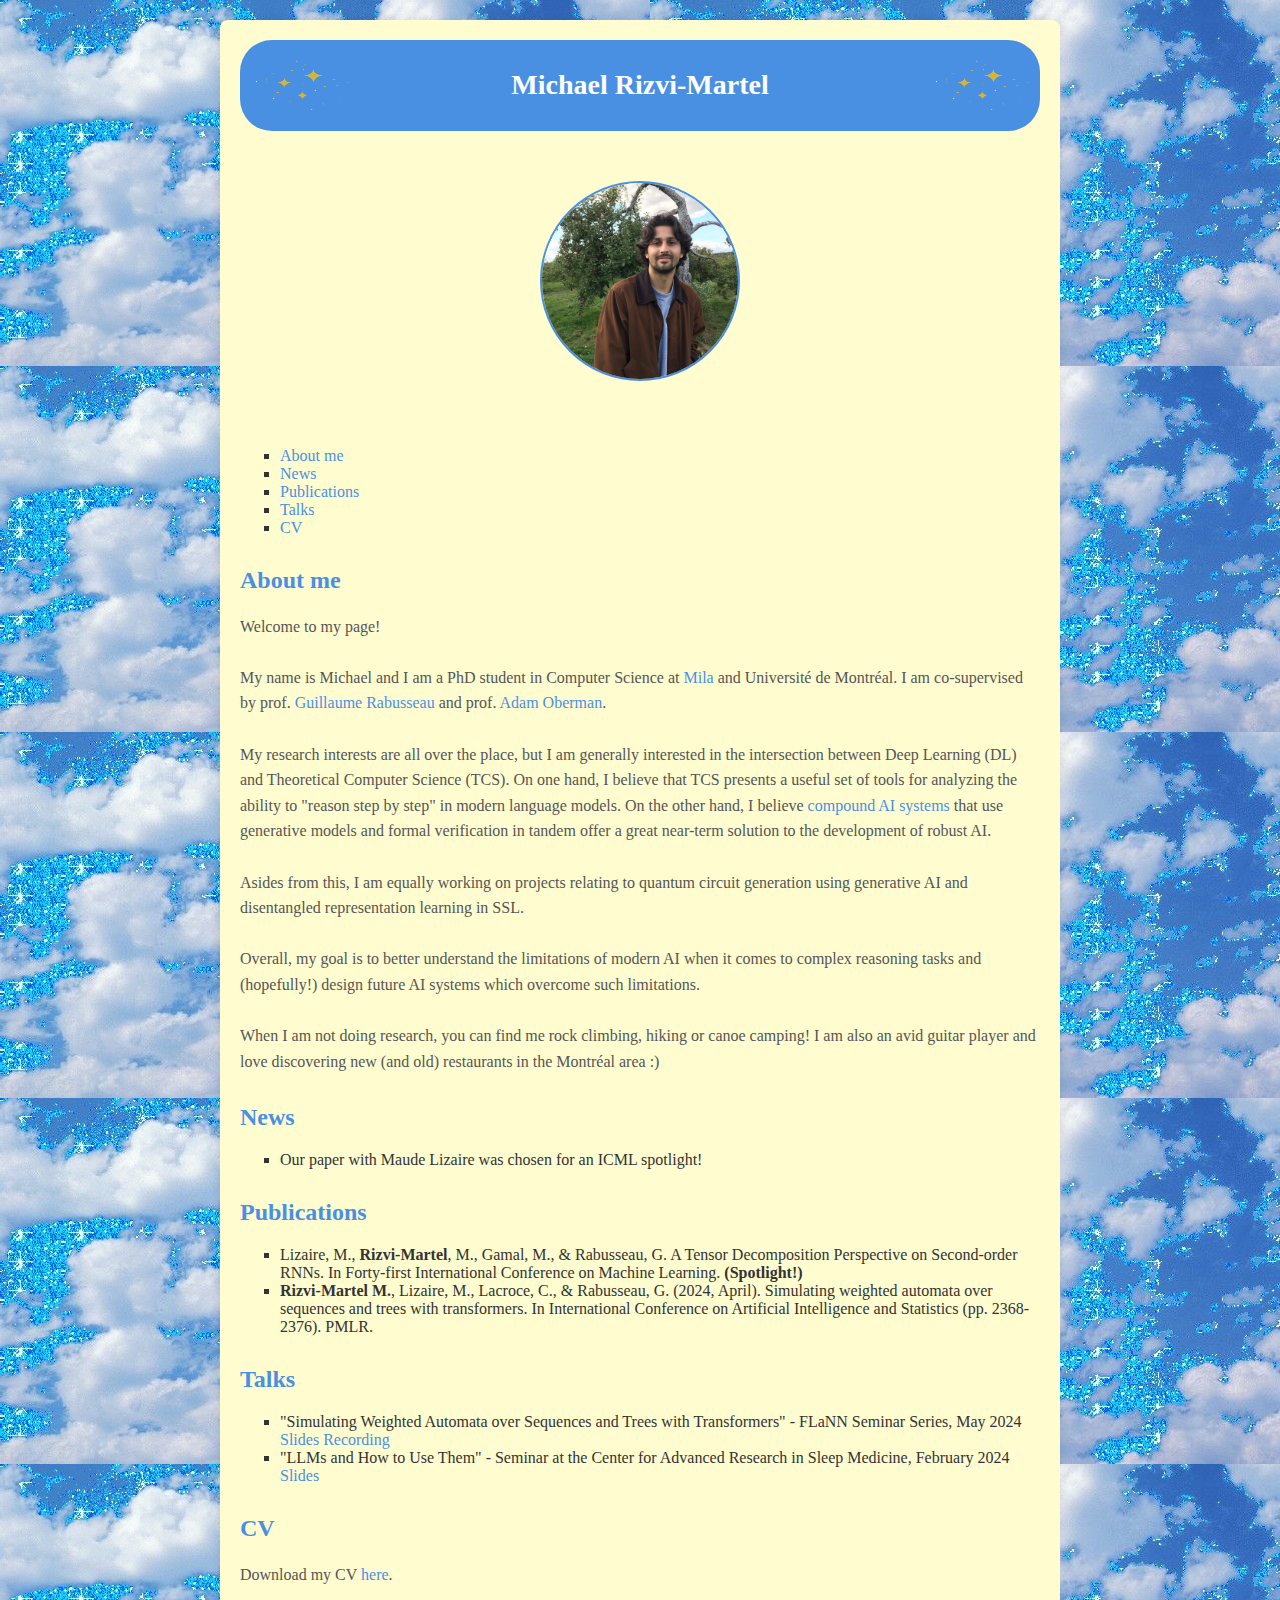
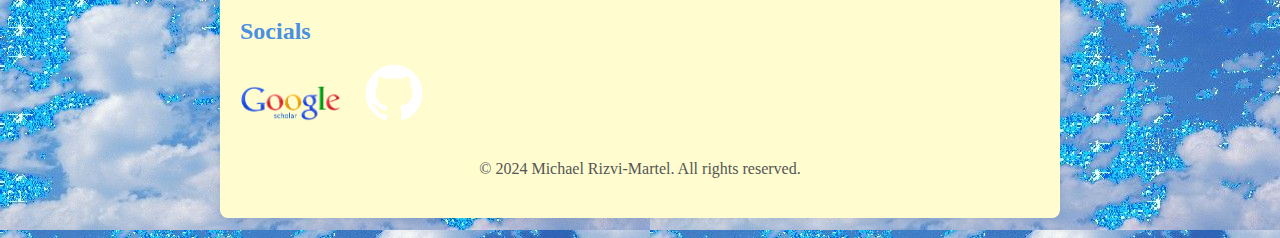
<file: index.html>
<!DOCTYPE html>
<html lang="en">
<head>
    <meta charset="UTF-8">
    <meta name="viewport" content="width=device-width, initial-scale=1.0">
    <title>Academic Homepage</title>
    <link rel="stylesheet" href="styles.css">
</head>
<body>
    <div class="container">
        <header class="header">
            <img src="sparkle.gif" alt="Sparkle", style="width:100px">
            <h1>Michael Rizvi-Martel</h1>
            <img src="sparkle.gif" alt="Sparkle", style="width:100px">
        </header>
        <div class="image-container">
            <img src="profile.png" alt="Me" class="pop-image">
            <div class="text-bubble">
                <p>
               Hey I'm Michael!<br> Click <a href="cats.html">here</a> for pictures of my cat 
                </p>
            </div>
        </div>
        <nav>
            <ul>
                <li><a href="#about">About me</a></li>
                <li><a href="#news">News</a></li>
                <li><a href="#publications">Publications</a></li>
                <li><a href="#talks">Talks</a></li>
                <li><a href="#cv">CV</a></li>
            </ul>
        </nav>

        <section id="about">
            <h2>About me</h2>
            <p>
                Welcome to my page!
                <br>
                <br>
                My name is Michael and I am a PhD student in Computer Science at <a href="https://mila.quebec/en">Mila</a> and Université de Montréal. 
                I am co-supervised by prof. <a href="https://www-labs.iro.umontreal.ca/~grabus/index.php?page=Home">Guillaume Rabusseau</a> and prof. <a href="https://www.adamoberman.net/">Adam Oberman</a>.
                <br>
                <br>
                My research interests are all over the place, but I am generally interested in the intersection between Deep Learning (DL) and Theoretical Computer Science (TCS).
                On one hand, I believe that TCS presents a useful set of tools for analyzing the ability to "reason step by step" in modern language models.
                On the other hand, I believe <a href="https://bair.berkeley.edu/blog/2024/02/18/compound-ai-systems/">compound AI systems</a> that use generative models and formal verification in tandem offer a great near-term solution to the development of robust AI.
                <br>
                <br>
                Asides from this, I am equally working on projects relating to quantum circuit generation using generative AI and disentangled representation learning in SSL.
                <br>
                <br>
                Overall, my goal is to better understand the limitations of modern AI when it comes to complex reasoning tasks and (hopefully!) 
                design future AI systems which overcome such limitations.
                <br>
                <br>
                When I am not doing research, you can find me rock climbing, hiking or canoe camping! 
                I am also an avid guitar player and love discovering new (and old) restaurants in the Montréal area :)
            </p>
        </section>

        <section id="news">
            <h2>News</h2>
            <ul>
                <li>Our paper with Maude Lizaire was chosen for an ICML spotlight!</li>
            </ul>
        </section>

        <section id="publications">
            <h2>Publications</h2>
            <ul>
                <li>Lizaire, M., <b>Rizvi-Martel</b>, M., Gamal, M., &amp; Rabusseau, G. A Tensor Decomposition Perspective on Second-order RNNs. In Forty-first International Conference on Machine Learning. <b>(Spotlight!)</b></li>
                <li><b>Rizvi-Martel M.</b>, Lizaire, M., Lacroce, C., &amp; Rabusseau, G. (2024, April). Simulating weighted automata over sequences and trees with transformers. In International Conference on Artificial Intelligence and Statistics (pp. 2368-2376). PMLR.</li>
            </ul>
        </section>

        <section id="talks">
            <h2>Talks</h2>
            <ul>
                <li>"Simulating Weighted Automata over Sequences and Trees with Transformers" -  FLaNN Seminar Series, May 2024 <a href=#>Slides</a> <a href=https://www.youtube.com/watch?v=YD5lptT3tZQ&t=90s>Recording</a> </li>
                <li>"LLMs and How to Use Them" -  Seminar at the Center for Advanced Research in Sleep Medicine, February 2024 <a href=https://docs.google.com/presentation/d/1Gb3rURH5plP__XP4i8yFbmV6Jl08EBGw2EblYMuVsKo/edit?usp=sharing>Slides</a>
            </ul>
        </section>

        <section id="cv">
            <h2>CV</h2>
            <p>Download my CV <a href="academic_cv_michaelrizvi.pdf">here</a>.</p>
        </section>


        <section id="Links">
            <h2>Socials</h2>
            <a href=https://scholar.google.ca/citations?user=zVBPRhcAAAAJ&hl=en>
            <img src="clear-google-scholar.png" alt="google scholar" style="width:100px">
            </a>

            <a href=https://github.com/michaelrizvi>
            <img src="github-logo.png" alt="github" style="width:100px">
            </a>
        </section>

        <footer>
            <p>&copy; 2024 Michael Rizvi-Martel. All rights reserved.</p>
        </footer>
    </div>
</body>
</html>
</file>
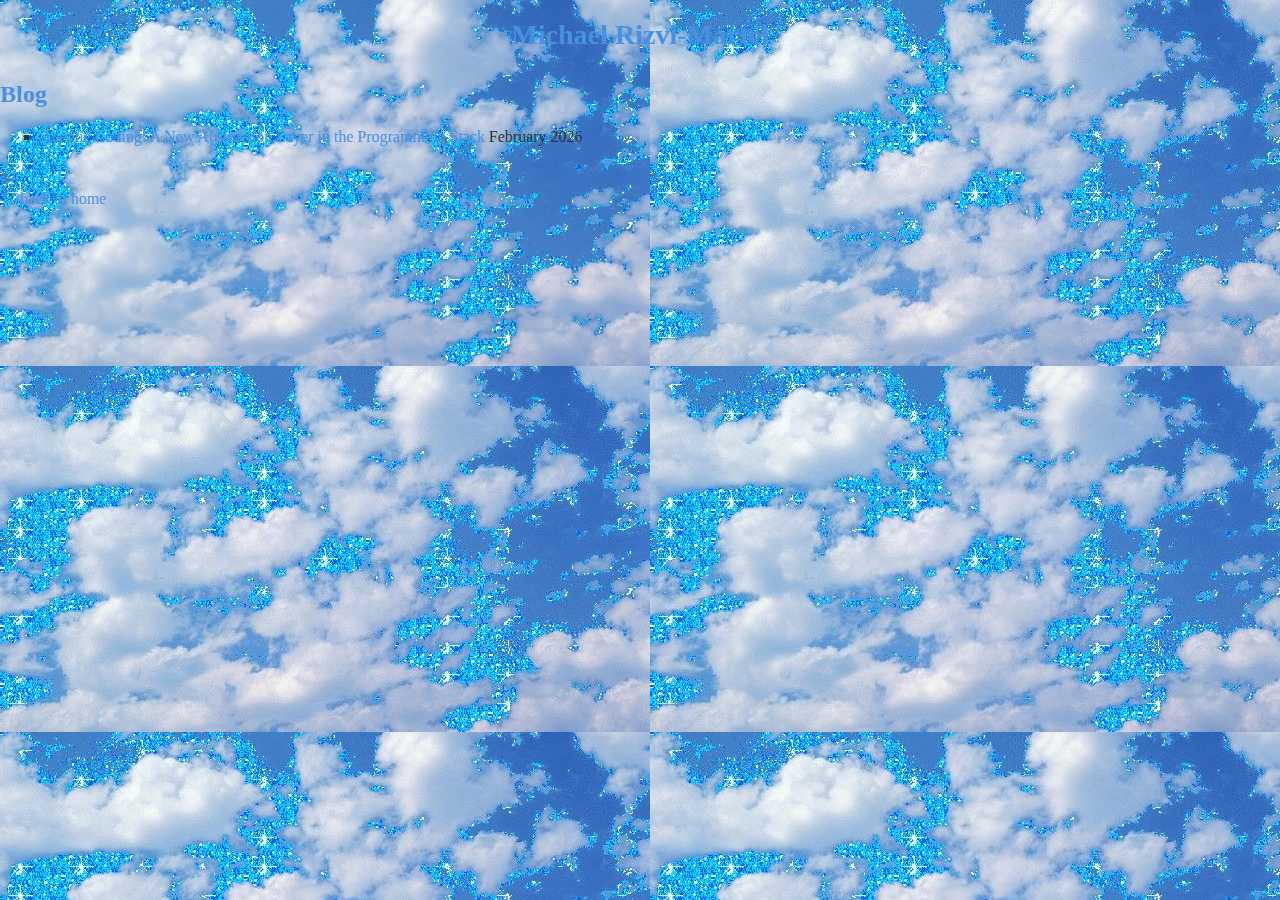
<file: blog/index.html>
<!DOCTYPE html>
<html lang="en">
<head>
    <meta charset="UTF-8">
    <meta name="viewport" content="width=device-width, initial-scale=1.0">
    <title>Blog - Michael Rizvi-Martel</title>
    <link rel="stylesheet" href="../styles.css">
</head>
<body>
    <div class="blog-index">
        <h1><a href="../index.html" class="blog-home-link">Michael Rizvi-Martel</a></h1>
        <h2 class="blog-index-heading">Blog</h2>

        <ul class="blog-list">
            <li>
                <a href="agentic-coding.html" class="blog-list-title">Agentic Coding: A New Abstraction Layer in the Programming Stack</a>
                <span class="blog-list-date">February 2026</span>
            </li>
        </ul>

        <p style="margin-top: 40px;"><a href="../index.html">← back to home</a></p>
    </div>
</body>
</html>
</file>
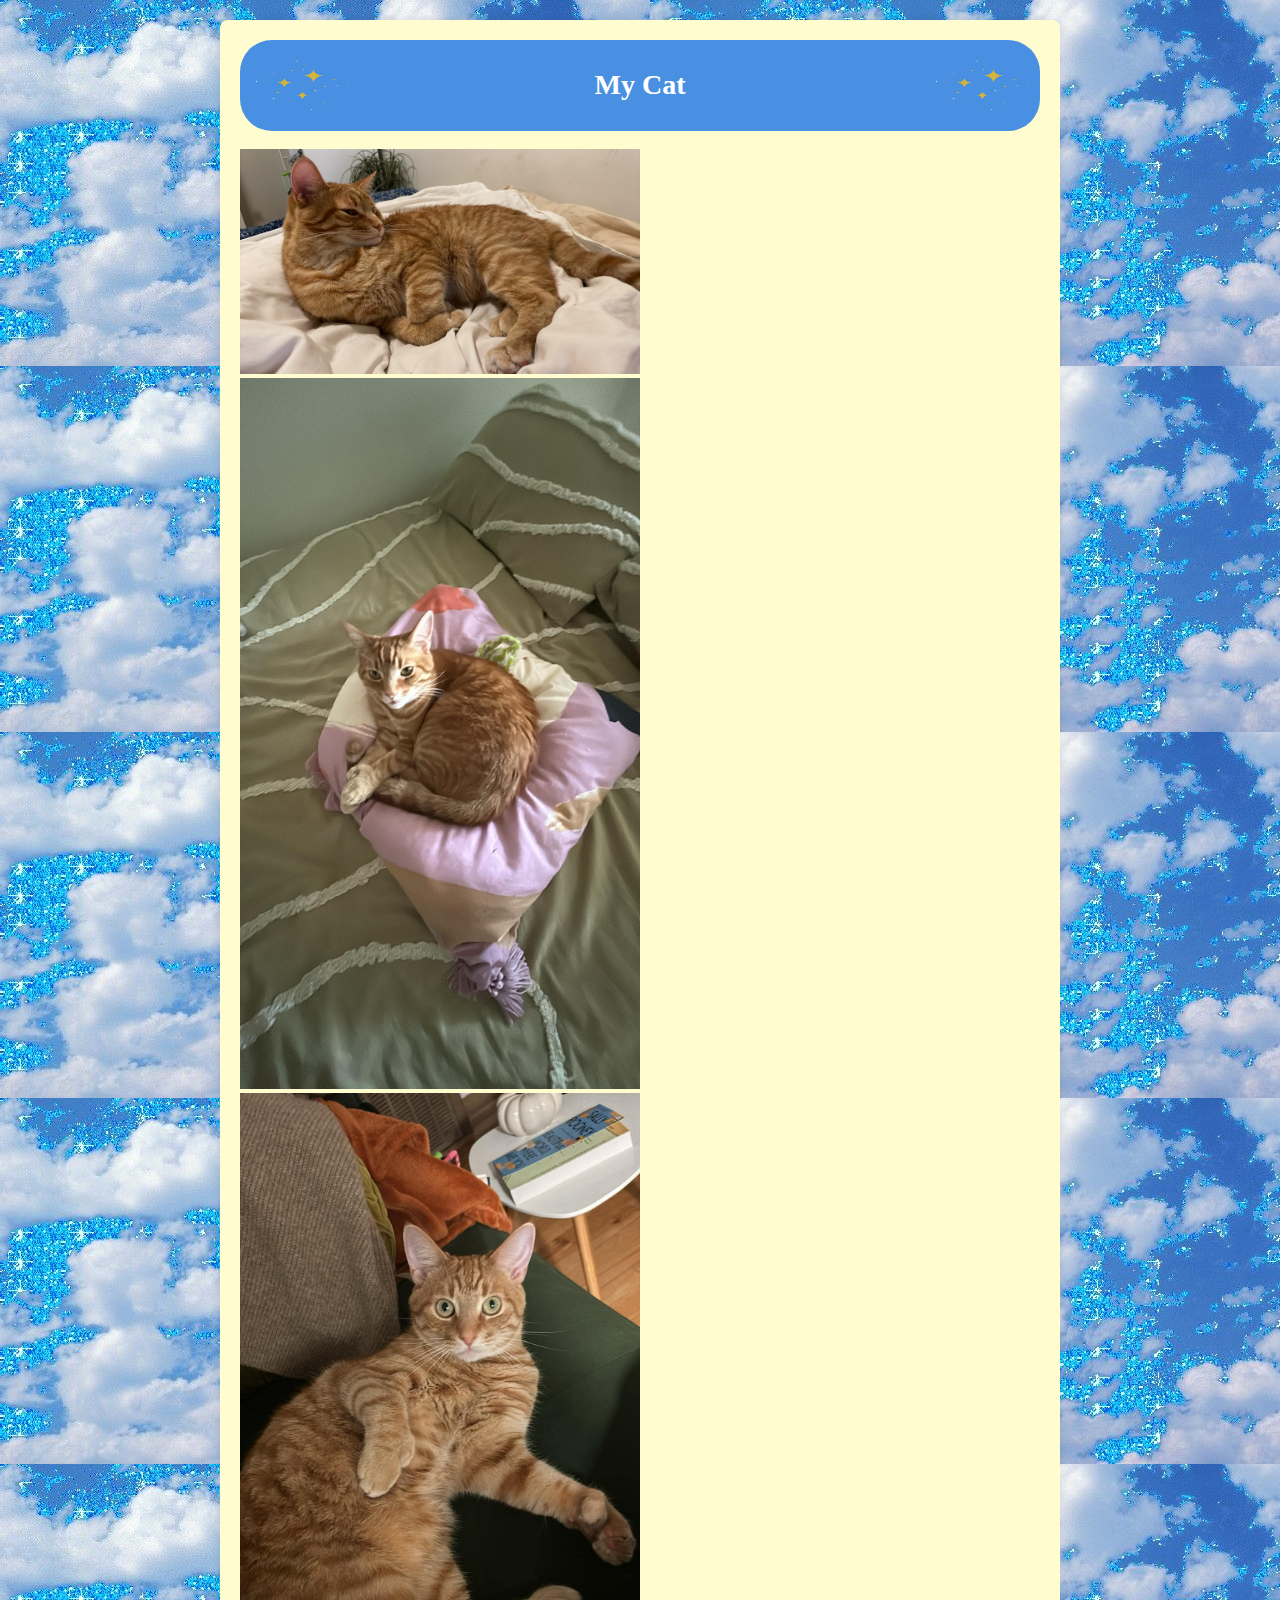
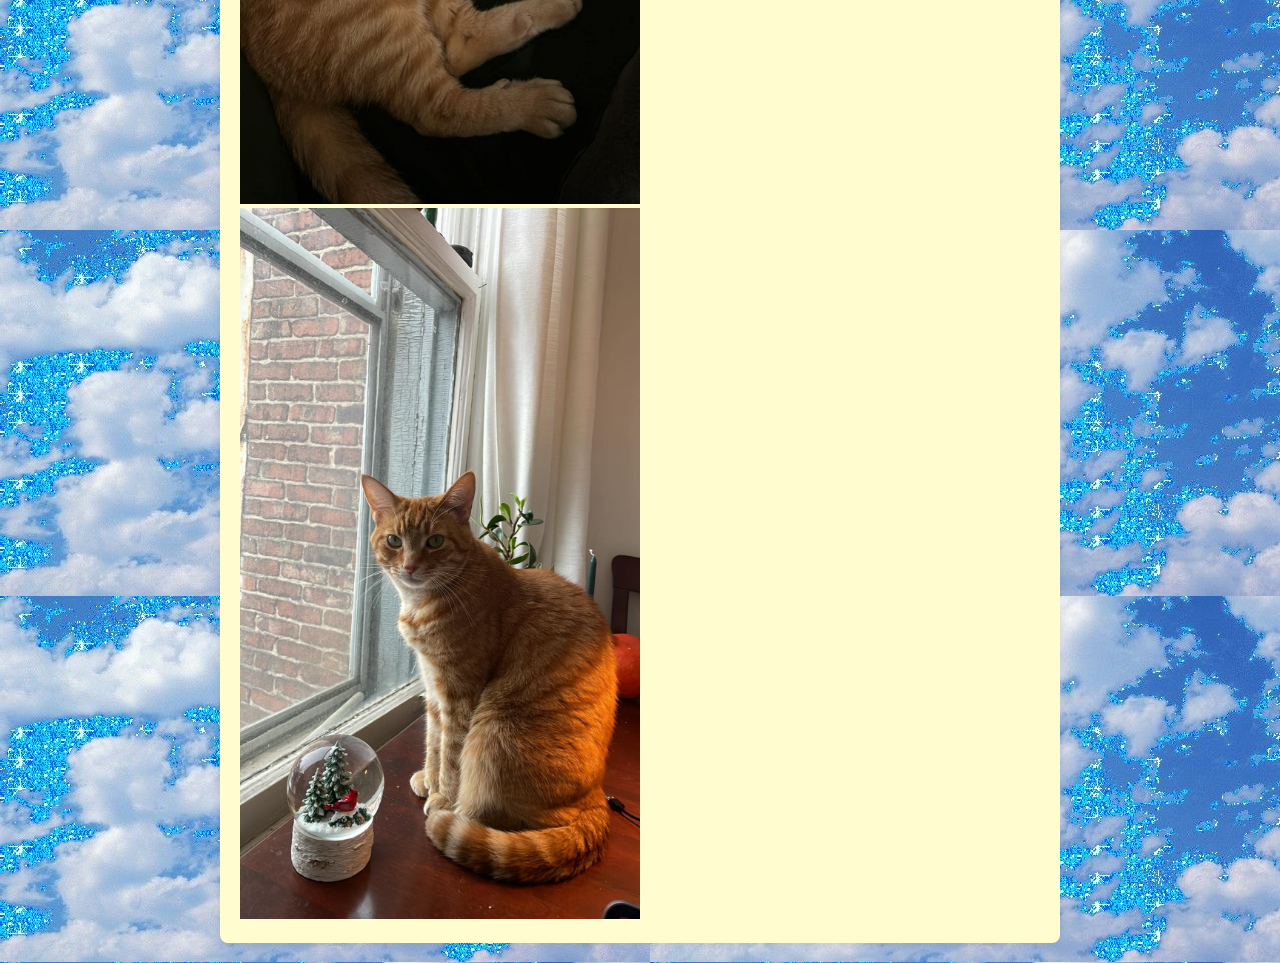
<file: cats.html>
<!DOCTYPE html>
<html lang="en">
<head>
    <meta charset="UTF-8">
    <meta name="viewport" content="width=device-width, initial-scale=1.0">
    <title>Cat Collage</title>
    <link rel="stylesheet" href="styles.css">
</head>
<body>
    <div class="container">
        <header class="header">
            <img src="sparkle.gif" alt="Sparkle", style="width:100px">
            <h1>My Cat</h1>
            <img src="sparkle.gif" alt="Sparkle", style="width:100px">
        </header>
        <br>
        <div >
        <img src="cat1.jpg" alt="Cat 1" width="400">
        <img src="cat3.jpg" alt="Cat 3" width="400">
        <img src="cat4.jpeg" alt="Cat 4" width="400">
        <img src="cat5.jpeg" alt="Cat 5" width="400">
        </div>
</body>
</html>
</file>
<file: styles.css>
body {
            font-family: Times, sans-serif;
            background-image: url(y2k-clouds.jpg);
            /* background-color: #e6e6fa; /* Light yellow-green */
            margin: 0;
            padding: 0;
        }
        .container {
            max-width: 800px;
            margin: 20px auto;
            background-color: #FFFDD0;
            box-shadow: 0 0 10px rgba(0,0,0,0.1);
            padding: 20px;
            border-radius: 8px;
        }

        .header {
            display: flex;
            align-items: center;
            justify-content: space-between;
            padding: 10px;
            background-color: #4a90e2;
            border-radius: 32px;
        }
        .header img {
            height: 50px; /* Adjust height as needed */
        }
        .title {
            flex: 1;
            text-align: center;
            font-size: 24px;
            font-weight: bold;
        }

        h1 {
            font-size: 28px;
            text-align: center;
            color: #ffffff;
            margin-bottom: 20px;
        }
        h2 {
            font-size: 24px;
            color: #4a90e2; /* Vivid blue */
            margin-top: 30px;
        }
        p {
            line-height: 1.6;
            color: #555555; /* Dark gray */
        }
        ul {
            list-style-type: square;
            color: #333333; /* Darker gray */
        }
        footer {
            text-align: center;
            margin-top: 30px;
            color: #777777; /* Gray */
        }
        a {
            color: #4a90e2; /* Vivid blue */
            text-decoration: none;
        }
        a:hover {
            text-decoration: underline;
        }
        /* Define the animation */
        @keyframes rotate {
            from {
                transform: rotate(0deg);
            }
            to {
                transform: rotate(360deg);
            }
        }

        /* Image styling */
        .rotate-img {
            width: 200px; /* Adjust size as needed */
            transition: transform 0.5s ease; /* Smooth transition for hover effect */
        }

        /* Apply rotation animation on hover */
        .rotate-img:hover {
            animation: rotate 5s linear infinite; /* Animation starts on hover */
        }
        @keyframes bounce {
            0%, 100% {
                transform: translateY(0);
            }
            50% {
                transform: translateY(-40px); /* Adjust the height of the bounce */
            }
        }

        /* Apply the animation to the image */
        .bounce-img {
            display: inline-block;
            animation: bounce 2s ease infinite; /* duration, timing function, iteration count */
        }


        /* Define the size change animation */
        @keyframes resize {
            0%, 100% {
                width: 100px; /* Original size */
            }
            50% {
                width: 200px; /* Enlarged size */
            }
        }

        /* Apply the animation to the image */
        .resize-img {
            display: inline-block;
            animation: resize 3s ease infinite; /* duration, timing function, iteration count */
        }

    /* Container to position the elements */
    .image-container {
        position: relative;
        display: flex; /* Use flexbox */
        justify-content: center; /* Center horizontally */
        align-items: center; /* Center vertically */
        height: 300px; /* Set a specific height for the container */
    }

    /* Image styling for oval shape and border */
    .pop-image {
        width: 200px; /* Adjust size as needed */
        border-radius: 70%; /* Makes the image oval */
        border: 2px solid #4a90e2; /* Border color and thickness */
        box-sizing: border-box; /* Ensures border is included in the width/height */
    }

    /* Text bubble styling */
    .text-bubble {
        position: absolute;
        top: 50%;
        left: calc(60% + 30px);
        transform: translate(20px, -50%);
        background-color: #fff;
        border: 2px solid #000;
        border-radius: 12px;
        padding: 8px 12px;
        box-shadow: 0 2px 8px rgba(0, 0, 0, 0.2);
        opacity: 0; /* Initially hidden */
        visibility: hidden;
        white-space: nowrap;
        transition: opacity 0.3s ease, visibility 0.3s ease;
        display: flex;
        align-items: center;
    }

    /* Creating the cartoon thought bubble effect */
    .text-bubble::before, .text-bubble::after {
        content: '';
        position: absolute;
        border-radius: 50%;
        background-color: #fff;
        border: 2px solid #000;
        box-sizing: border-box;
    }

    /* Small circles for thought bubbles */
    .text-bubble::before {
        width: 10px;
        height: 10px;
        top: 50%;
        left: -15px;
        transform: translate(-50%, -50%);
    }

    .text-bubble::after {
        width: 15px;
        height: 15px;
        top: 50%;
        left: -35px;
        transform: translate(-50%, -50%);
    }

    /* Animation to show the text bubble */
    .image-container:hover .text-bubble {
        opacity: 1;
        visibility: visible;
        animation: bubble-pop 0.5s ease-out;
    }

    @keyframes bubble-pop {
        0% {
            transform: scale(0.5);
        }
        100% {
            transform: scale(1);
        }
    }
</file>
